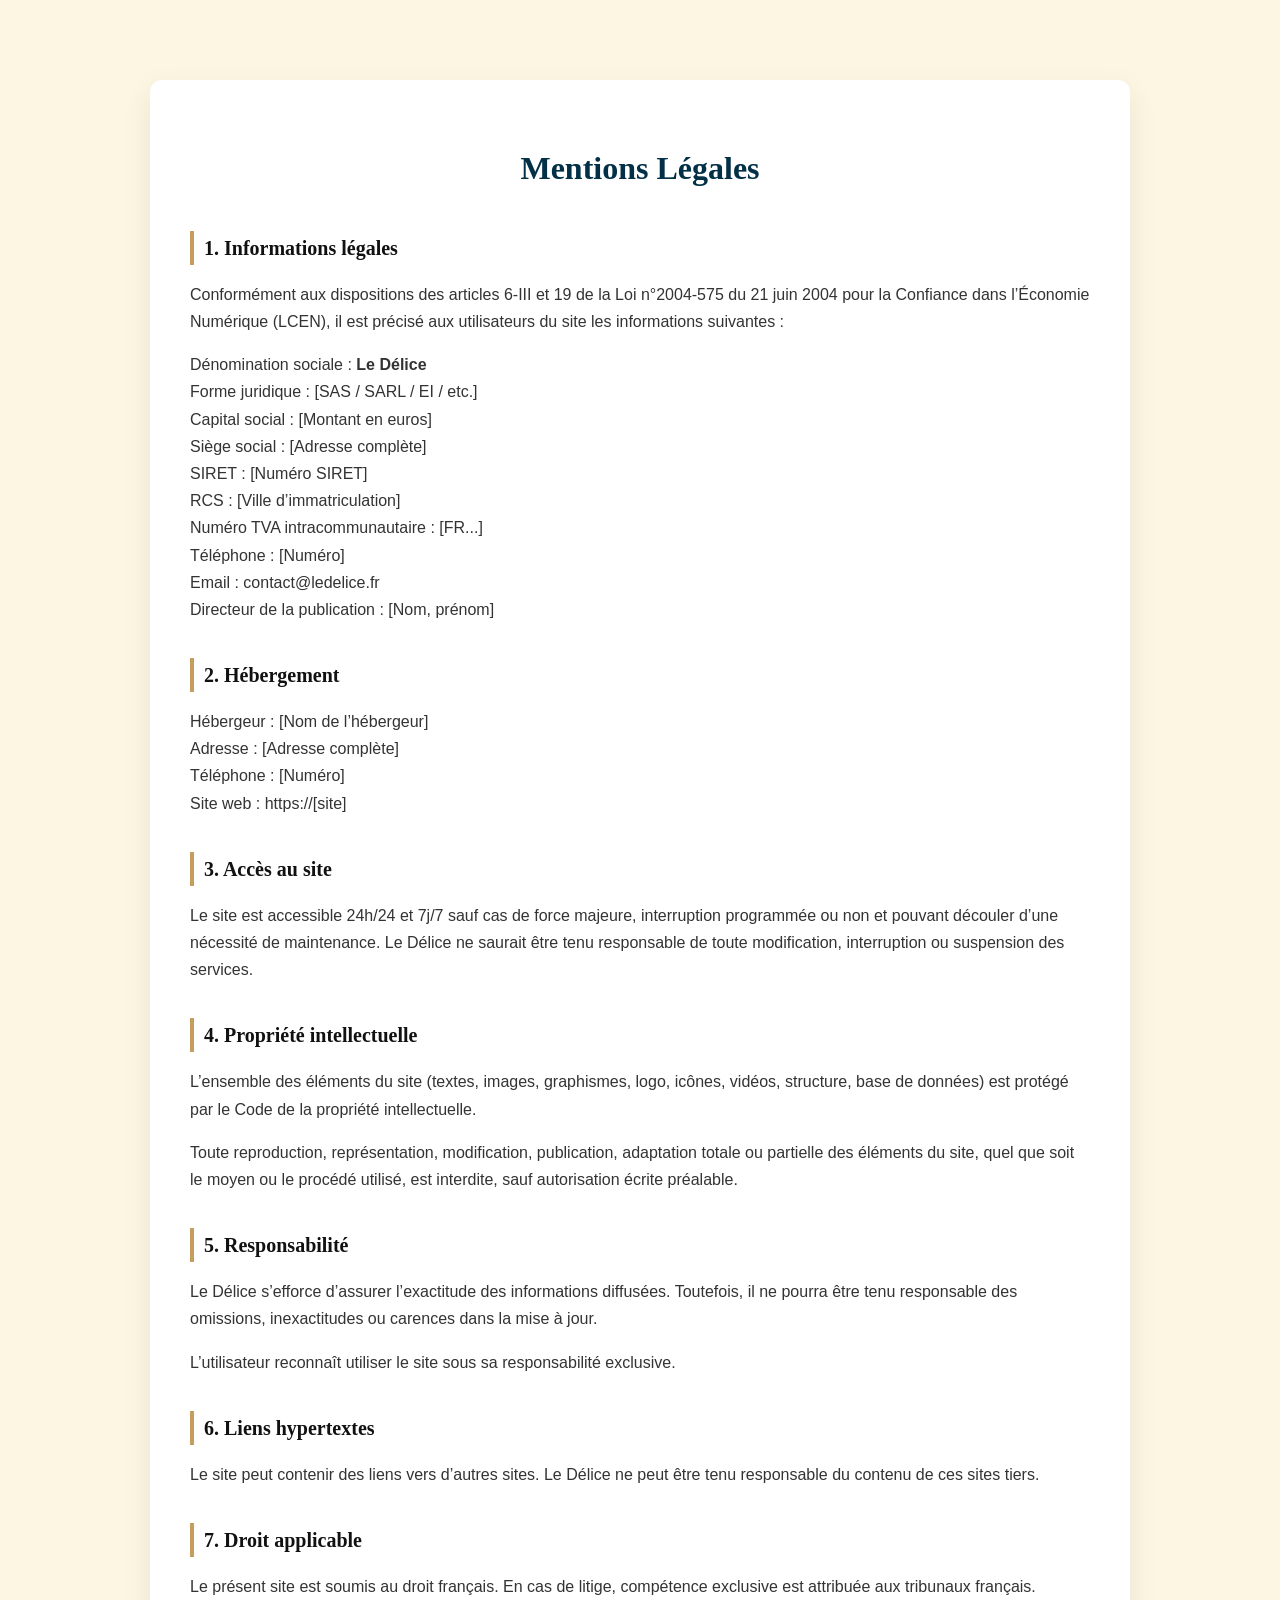
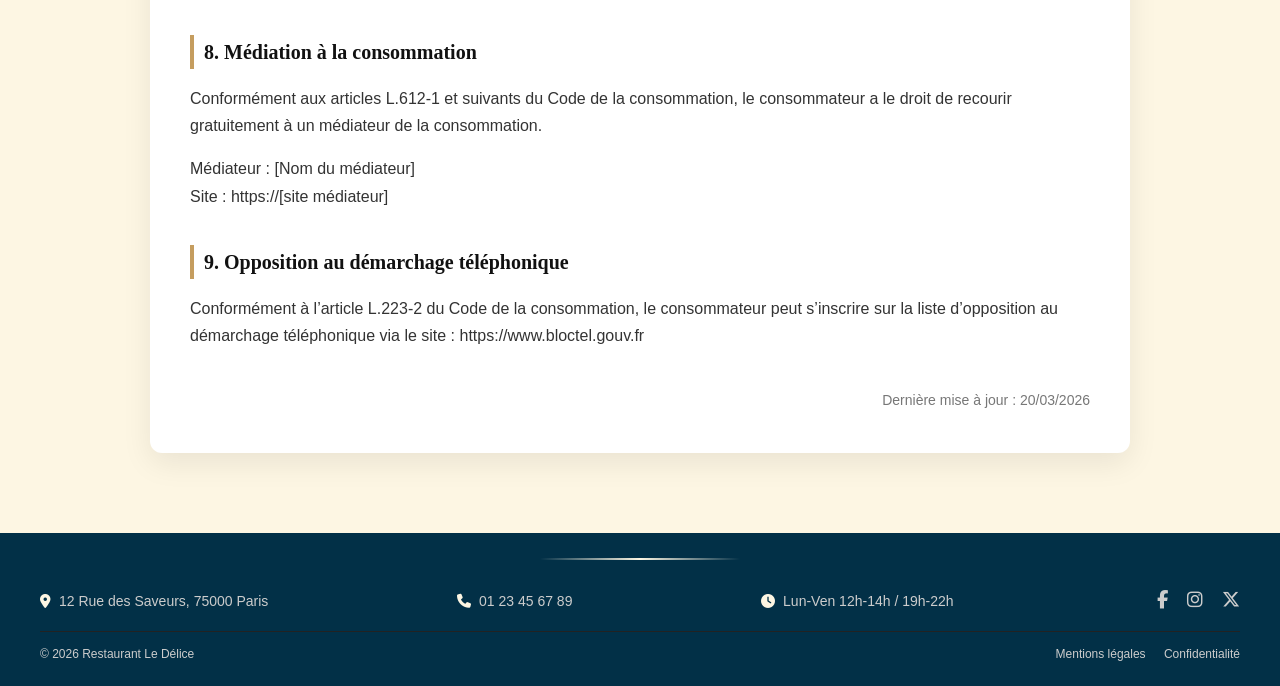
<file: mentions-legales.html>
<!DOCTYPE html>
<html lang="fr">
<head>
    <meta charset="UTF-8">
    <meta name="viewport" content="width=device-width, initial-scale=1.0">
    <title>Bistro Méditérranéen</title>
  	<meta name="description" content="Bistro méditérranéen à Marseille. Cuisine française maison, produits frais, 
    ambiance chaleureuse. Réservez dès maintenant.">
  	<link rel="icon" type="image/png" href="./image/favicon.png">
    <link rel="stylesheet" href="https://cdnjs.cloudflare.com/ajax/libs/font-awesome/6.5.0/css/all.min.css">
    <link rel="stylesheet" href="./style.css">
</head>
<body>

<div class="legal-container">
    <h1>Mentions Légales</h1>

    <h2>1. Informations légales</h2>
    <p>
        Conformément aux dispositions des articles 6-III et 19 de la Loi n°2004-575
        du 21 juin 2004 pour la Confiance dans l’Économie Numérique (LCEN),
        il est précisé aux utilisateurs du site les informations suivantes :
    </p>

    <p>
        Dénomination sociale : <strong>Le Délice</strong><br>
        Forme juridique : [SAS / SARL / EI / etc.]<br>
        Capital social : [Montant en euros]<br>
        Siège social : [Adresse complète]<br>
        SIRET : [Numéro SIRET]<br>
        RCS : [Ville d’immatriculation]<br>
        Numéro TVA intracommunautaire : [FR...]<br>
        Téléphone : [Numéro]<br>
        Email : contact@ledelice.fr<br>
        Directeur de la publication : [Nom, prénom]
    </p>

    <h2>2. Hébergement</h2>
    <p>
        Hébergeur : [Nom de l’hébergeur]<br>
        Adresse : [Adresse complète]<br>
        Téléphone : [Numéro]<br>
        Site web : https://[site]
    </p>

    <h2>3. Accès au site</h2>
    <p>
        Le site est accessible 24h/24 et 7j/7 sauf cas de force majeure,
        interruption programmée ou non et pouvant découler d’une nécessité de maintenance.
        Le Délice ne saurait être tenu responsable de toute modification,
        interruption ou suspension des services.
    </p>

    <h2>4. Propriété intellectuelle</h2>
    <p>
        L’ensemble des éléments du site (textes, images, graphismes, logo,
        icônes, vidéos, structure, base de données) est protégé par le Code
        de la propriété intellectuelle.
    </p>
    <p>
        Toute reproduction, représentation, modification, publication,
        adaptation totale ou partielle des éléments du site,
        quel que soit le moyen ou le procédé utilisé, est interdite,
        sauf autorisation écrite préalable.
    </p>

    <h2>5. Responsabilité</h2>
    <p>
        Le Délice s’efforce d’assurer l’exactitude des informations diffusées.
        Toutefois, il ne pourra être tenu responsable des omissions,
        inexactitudes ou carences dans la mise à jour.
    </p>
    <p>
        L’utilisateur reconnaît utiliser le site sous sa responsabilité exclusive.
    </p>

    <h2>6. Liens hypertextes</h2>
    <p>
        Le site peut contenir des liens vers d’autres sites.
        Le Délice ne peut être tenu responsable du contenu de ces sites tiers.
    </p>

    <h2>7. Droit applicable</h2>
    <p>
        Le présent site est soumis au droit français.
        En cas de litige, compétence exclusive est attribuée aux tribunaux français.
    </p>

    <h2>8. Médiation à la consommation</h2>
    <p>
        Conformément aux articles L.612-1 et suivants du Code de la consommation,
        le consommateur a le droit de recourir gratuitement à un médiateur de la consommation.
    </p>
    <p>
        Médiateur : [Nom du médiateur]<br>
        Site : https://[site médiateur]
    </p>

    <h2>9. Opposition au démarchage téléphonique</h2>
    <p>
        Conformément à l’article L.223-2 du Code de la consommation,
        le consommateur peut s’inscrire sur la liste d’opposition
        au démarchage téléphonique via le site : https://www.bloctel.gouv.fr
    </p>

    <div class="legal-date">
        Dernière mise à jour : 20/03/2026
    </div>
</div>
  
<!-- Footer -->
<footer class="footer">
    <div class="footer-main">

        <div class="footer-item">
            <i class="fa-solid fa-location-dot"></i>
            <span>12 Rue des Saveurs, 75000 Paris</span>
        </div>

        <div class="footer-item">
            <i class="fa-solid fa-phone"></i>
            <span>01 23 45 67 89</span>
        </div>

        <div class="footer-item">
            <i class="fa-solid fa-clock"></i>
            <span>Lun-Ven 12h-14h / 19h-22h</span>
        </div>

        <div class="footer-socials">
            <a href="#"><i class="fa-brands fa-facebook-f"></i></a>
            <a href="#"><i class="fa-brands fa-instagram"></i></a>
            <a href="#"><i class="fa-brands fa-x-twitter"></i></a>
        </div>

    </div>

    <div class="footer-bottom">
        <span>© 2026 Restaurant Le Délice</span>
        <div>
            <a href="./mentions-legales.html">Mentions légales</a>
            <a href="./politique-confidentialite.html">Confidentialité</a>
        </div>
    </div>
</footer>
  

</body>
</html>
</file>
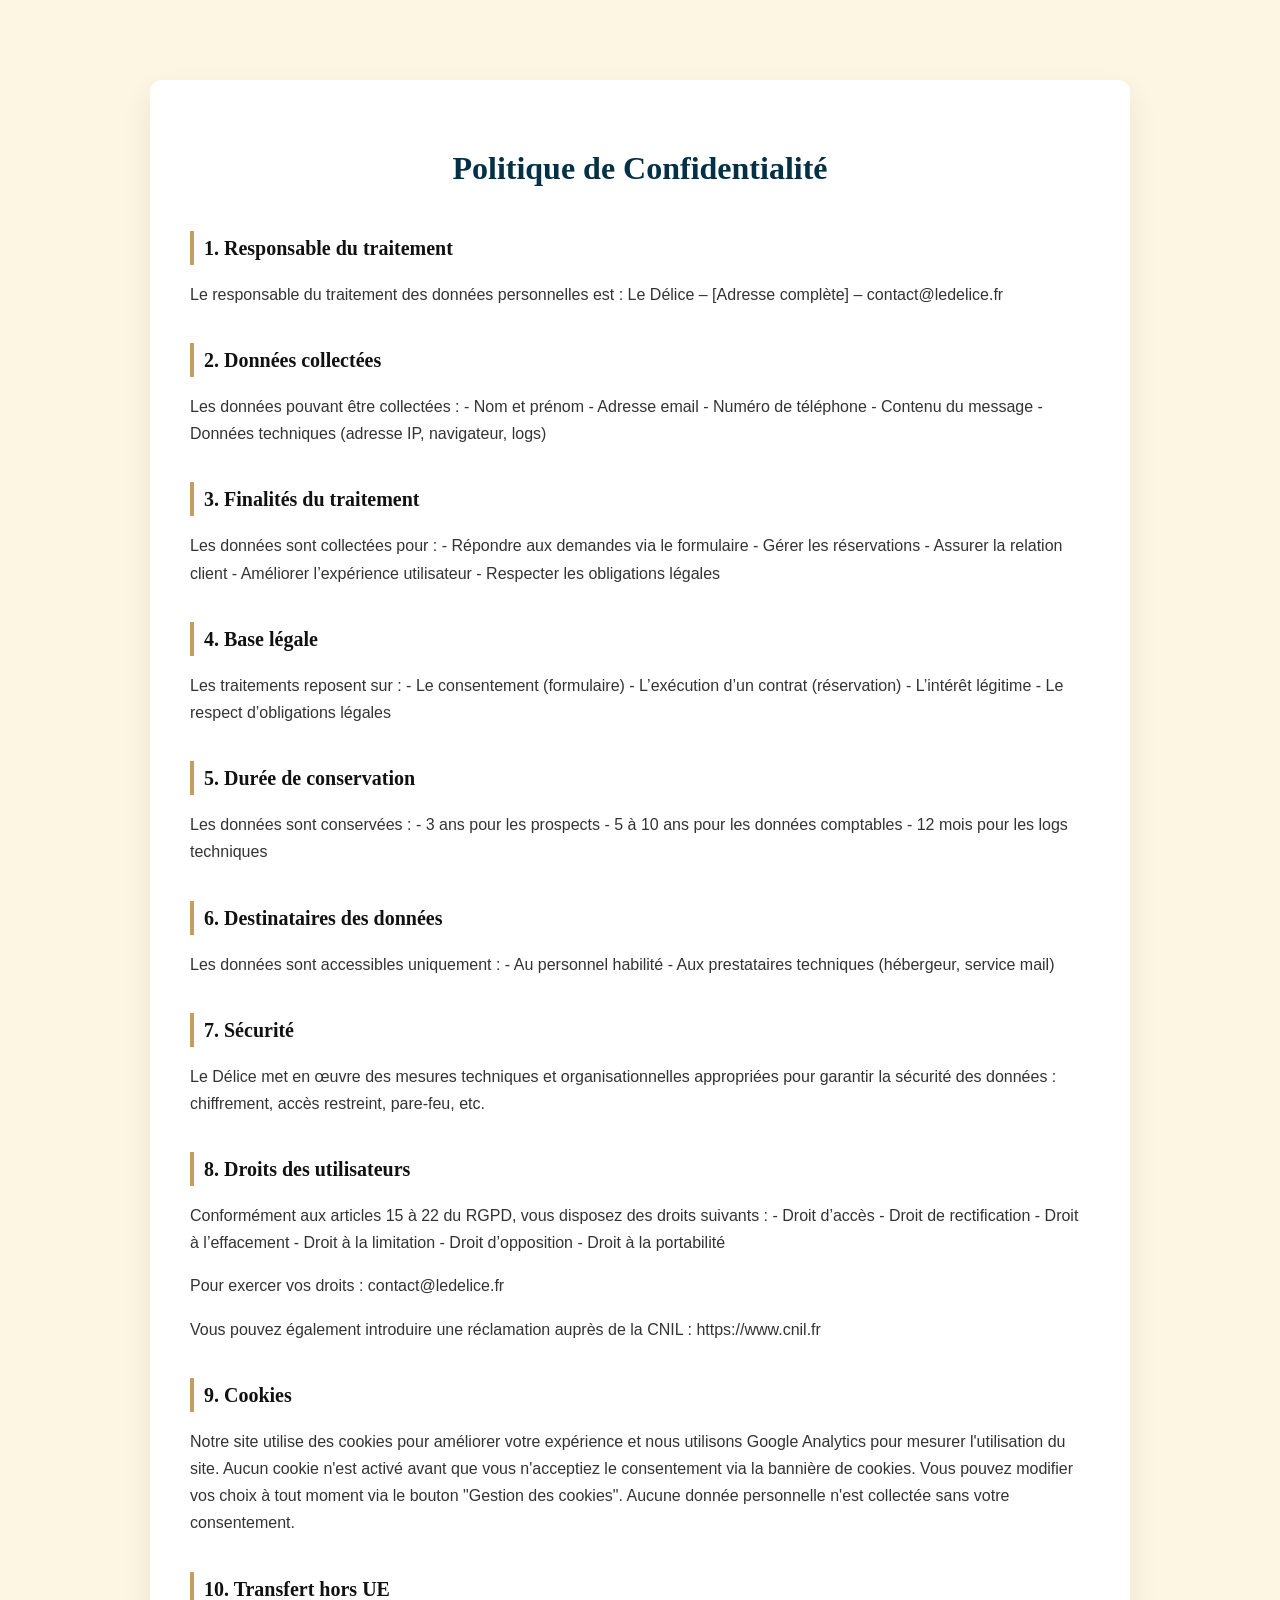
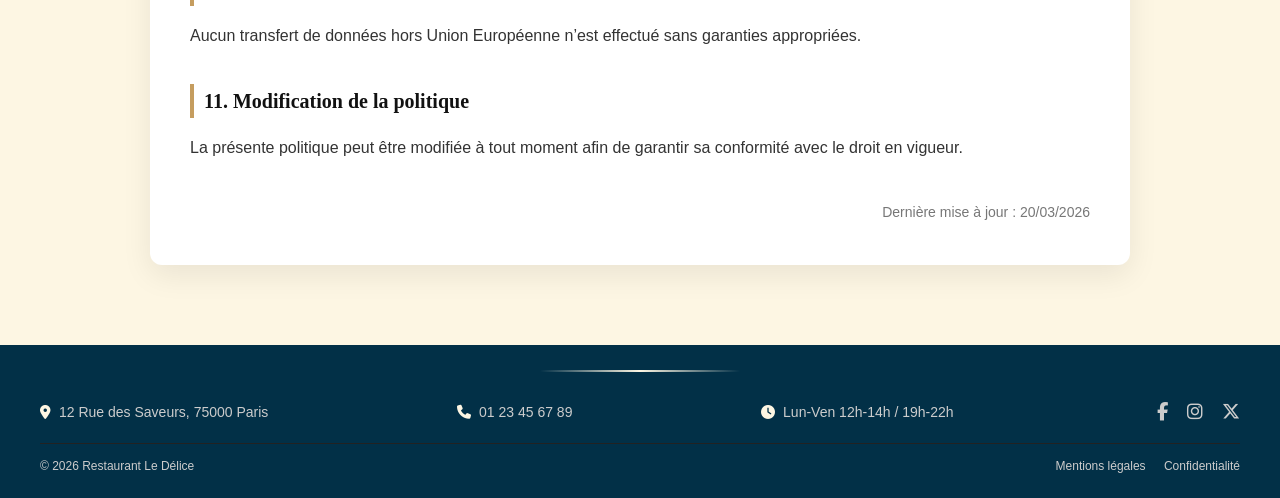
<file: politique-confidentialite.html>
<!DOCTYPE html>
<html lang="fr">
<head>
    <meta charset="UTF-8">
    <meta name="viewport" content="width=device-width, initial-scale=1.0">
    <title>Bistro Méditérranéen</title>
  	<meta name="description" content="Bistro méditérranéen à Marseille. Cuisine française maison, produits frais, 
    ambiance chaleureuse. Réservez dès maintenant.">
  	<link rel="icon" type="image/png" href="./image/favicon.png">
    <link rel="stylesheet" href="https://cdnjs.cloudflare.com/ajax/libs/font-awesome/6.5.0/css/all.min.css">
    <link rel="stylesheet" href="./style.css">
</head>
<body>
  
<div class="legal-container">
    <h1>Politique de Confidentialité</h1>

    <h2>1. Responsable du traitement</h2>
    <p>
        Le responsable du traitement des données personnelles est :
        Le Délice – [Adresse complète] – contact@ledelice.fr
    </p>

    <h2>2. Données collectées</h2>
    <p>
        Les données pouvant être collectées :
        - Nom et prénom
        - Adresse email
        - Numéro de téléphone
        - Contenu du message
        - Données techniques (adresse IP, navigateur, logs)
    </p>

    <h2>3. Finalités du traitement</h2>
    <p>
        Les données sont collectées pour :
        - Répondre aux demandes via le formulaire
        - Gérer les réservations
        - Assurer la relation client
        - Améliorer l’expérience utilisateur
        - Respecter les obligations légales
    </p>

    <h2>4. Base légale</h2>
    <p>
        Les traitements reposent sur :
        - Le consentement (formulaire)
        - L’exécution d’un contrat (réservation)
        - L’intérêt légitime
        - Le respect d’obligations légales
    </p>

    <h2>5. Durée de conservation</h2>
    <p>
        Les données sont conservées :
        - 3 ans pour les prospects
        - 5 à 10 ans pour les données comptables
        - 12 mois pour les logs techniques
    </p>

    <h2>6. Destinataires des données</h2>
    <p>
        Les données sont accessibles uniquement :
        - Au personnel habilité
        - Aux prestataires techniques (hébergeur, service mail)
    </p>

    <h2>7. Sécurité</h2>
    <p>
        Le Délice met en œuvre des mesures techniques et organisationnelles
        appropriées pour garantir la sécurité des données :
        chiffrement, accès restreint, pare-feu, etc.
    </p>

    <h2>8. Droits des utilisateurs</h2>
    <p>
        Conformément aux articles 15 à 22 du RGPD, vous disposez des droits suivants :
        - Droit d’accès
        - Droit de rectification
        - Droit à l’effacement
        - Droit à la limitation
        - Droit d’opposition
        - Droit à la portabilité
    </p>
    <p>
        Pour exercer vos droits : contact@ledelice.fr
    </p>
    <p>
        Vous pouvez également introduire une réclamation auprès de la CNIL :
        https://www.cnil.fr
    </p>

	<h2>9. Cookies</h2>
    <p>
        Notre site utilise des cookies pour améliorer votre expérience et nous utilisons Google Analytics pour
        mesurer l'utilisation du site. 
        Aucun cookie n'est activé avant que vous n'acceptiez le consentement via la bannière de cookies. 
        Vous pouvez modifier vos choix à tout moment via le bouton "Gestion des cookies".
        Aucune donnée personnelle n'est collectée sans votre consentement.
    </p>

    <h2>10. Transfert hors UE</h2>
    <p>
        Aucun transfert de données hors Union Européenne
        n’est effectué sans garanties appropriées.
    </p>

    <h2>11. Modification de la politique</h2>
    <p>
        La présente politique peut être modifiée à tout moment
        afin de garantir sa conformité avec le droit en vigueur.
    </p>

    <div class="legal-date">
        Dernière mise à jour : 20/03/2026
    </div>
</div>
  
<!-- Footer -->
<footer class="footer">
    <div class="footer-main">

        <div class="footer-item">
            <i class="fa-solid fa-location-dot"></i>
            <span>12 Rue des Saveurs, 75000 Paris</span>
        </div>

        <div class="footer-item">
            <i class="fa-solid fa-phone"></i>
            <span>01 23 45 67 89</span>
        </div>

        <div class="footer-item">
            <i class="fa-solid fa-clock"></i>
            <span>Lun-Ven 12h-14h / 19h-22h</span>
        </div>

        <div class="footer-socials">
            <a href="#"><i class="fa-brands fa-facebook-f"></i></a>
            <a href="#"><i class="fa-brands fa-instagram"></i></a>
            <a href="#"><i class="fa-brands fa-x-twitter"></i></a>
        </div>

    </div>

    <div class="footer-bottom">
        <span>© 2026 Restaurant Le Délice</span>
        <div>
            <a href="./mentions-legales.html">Mentions légales</a>
            <a href="./politique-confidentialite.html">Confidentialité</a>
        </div>
    </div>
</footer>
  
  
</body>
</html>
</file>
<file: style.css>
/* -------- GLOBAL -------- */
html {
  scroll-behavior: smooth;
}
body {
  margin: 0;
  font-family: 'Open Sans', sans-serif;
  background: #FDF6E3;
  color: #333;
}

h1, h2 {
  font-family: 'Playfair Display', serif;
  color: #023047;
}

section {
  padding: 80px 10%;
}

/* -------- HERO -------- */
.hero {
  height: 80vh;
  background: url('./image/Plat-mediteranneen.jpg') center/cover no-repeat;
  display: flex;
  align-items: center;
  justify-content: center;
  text-align: center;
  position: relative;
  color: white;
}
.hero::before {
  content: "";
  position: absolute;
  inset: 0;
  background: linear-gradient(
    to bottom,
    rgba(0,0,0,0.6),
    rgba(0,0,0,0.3),
    rgba(0,0,0,0.7)
  );
}
.hero-content {
  position: relative;
  max-width: 800px;
  padding: 20px;
  z-index: 1;
}
.hero-subtitle {
  letter-spacing: 3px;
  text-transform: uppercase;
  font-size: 14px;
  color: #E9D8A6;
  margin-bottom: 10px;
}
.hero h1 {
  font-size: 48px;
  line-height: 1.2;
  margin-bottom: 20px;
  animation: fadeUp 1s ease forwards;
  opacity: 0;
  transform: translateY(30px);
  color: white;
}
.hero-text {
  font-size: 16px;
  color: #ddd;
  margin-bottom: 30px;
  animation: fadeUp 1.2s ease forwards;
  opacity: 0;
  transform: translateY(30px);
}
.hero-buttons {
  display: flex;
  justify-content: center;
  gap: 15px;
}
.btn-primary {
  background: #023047;
  color: white;
  padding: 12px 24px;
  border-radius: 30px;
  text-decoration: none;
  transition: 0.3s;
}
.btn-primary:hover {
  background: #023047;
  transform: scale(1.05);
}
.btn-secondary {
  border: 1px solid white;
  color: white;
  padding: 12px 24px;
  border-radius: 30px;
  text-decoration: none;
  transition: 0.3s;
}
.btn-secondary:hover {
  background: white;
  color: black;
}
@keyframes fadeUp {
  to {
    opacity: 1;
    transform: translateY(0);
  }
}

/* -------- SECTION SPLIT -------- */
.split {
  display: flex;
  align-items: center;
  gap: 50px;
}
.split img {
  width: 50%;
  border-radius: 10px;
  transition: transform 0.5s;
}
.split img:hover {
  transform: scale(1.05);
}
.split-text {
  width: 50%;
}
.split.reverse {
  flex-direction: row-reverse;
}
.fade-left,
.fade-right {
  opacity: 0;
  transition: all 0.8s ease;
}
.fade-left {
  transform: translateX(-80px);
}
.fade-right {
  transform: translateX(80px);
}
.fade-left.visible,
.fade-right.visible {
  opacity: 1;
  transform: translateX(0);
}

/* -------- MENU SCROLL -------- */
.menu {
  background: #fff;
}

.menu-scroll {
  display: flex;
  gap: 20px;
  padding-bottom: 20px;
}

.menu-item {
  min-width: 250px;
  background: #FDF6E3;
  padding: 20px;
  border-radius: 10px;
  transition: 0.3s;
}

.menu-item:hover {
  transform: scale(1.05);
}

.menu-item img {
  width: 100%;
  border-radius: 10px;
}

.price {
  color: #0077B6;
  font-weight: bold;
}

.btn-download {display: inline-block; background-color: #FDF6E3; color: black; font-weight: 300; padding: 15px 30px; border-radius: 30px; text-decoration: none;
    font-size: 1.1rem; transition: transform 0.3s ease, box-shadow 0.3s ease; margin-top: 30px; }
.btn-download:hover {transform: translateY(-3px); box-shadow: 0 8px 20px rgba(0,0,0,0.2); }
.menu-pdf-button {text-align: center; }

/* -------- IMAGE FULL -------- */
.full-image {
  height: 400px;
  background: url('https://images.unsplash.com/photo-1551218808-94e220e084d2') center/cover;
  border-radius: 10px;
}

/* -------- FOOTER -------- */
.footer {background: #023047; color: #FDF6E3; padding: 25px 40px; font-size: 14px; }
.footer::before {content: ""; display: block; width: 200px; height: 2px; margin: 0 auto 30px auto;
    background: linear-gradient(to right, transparent, #FDF6E3, transparent );
}
.footer-main {display: flex; justify-content: space-between; align-items: center; flex-wrap: wrap; gap: 20px; }
.footer-item {display: flex; align-items: center; gap: 8px; color: #ccc; }
.footer-item i {color: #FDF6E3; }
.footer-socials a {color: #ccc; margin-left: 15px; font-size: 18px; transition: 0.3s; }
.footer-socials a:hover {color: #FDF6E3; transform: scale(1.2); }
.footer-bottom {margin-top: 20px; padding-top: 15px; border-top: 1px solid #222; display: flex; justify-content: space-between; flex-wrap: wrap; color: #ccc;
    font-size: 12px; }
.footer-bottom a {margin-left: 15px; color: #ccc; text-decoration: none; }
.footer-bottom a:hover { color: #fff; }


/* -------- Mentions légale et confidentialité -------- */
.legal-container {
    max-width: 900px;
    margin: 80px auto;
    padding: 40px;
    background: #ffffff;
    border-radius: 12px;
    box-shadow: 0 10px 30px rgba(0,0,0,0.08);
    font-family: 'Segoe UI', sans-serif;
    line-height: 1.7;
    color: #333;
}

.legal-container h1 {
    font-size: 32px;
    margin-bottom: 30px;
    text-align: center;
}

.legal-container h2 {
    margin-top: 35px;
    margin-bottom: 10px;
    font-size: 20px;
    color: #111;
    border-left: 4px solid #c59d5f;
    padding-left: 10px;
}

.legal-container p {
    margin-bottom: 15px;
}

.legal-container a {
    color: #c59d5f;
    text-decoration: none;
}

.legal-container a:hover {
    text-decoration: underline;
}

.legal-date {
    margin-top: 40px;
    font-size: 14px;
    color: #777;
    text-align: right;
}

/* -------- RESPONSIVE -------- */
@media (max-width: 900px) {
  .split,
  .split.reverse {
    flex-direction: column;
  }
  .split img, .split-text {
    width: 100%;
  }
  .menu-scroll {
    overflow: hidden; overflow-x: auto; display: flex; 
  }
}
</file>
